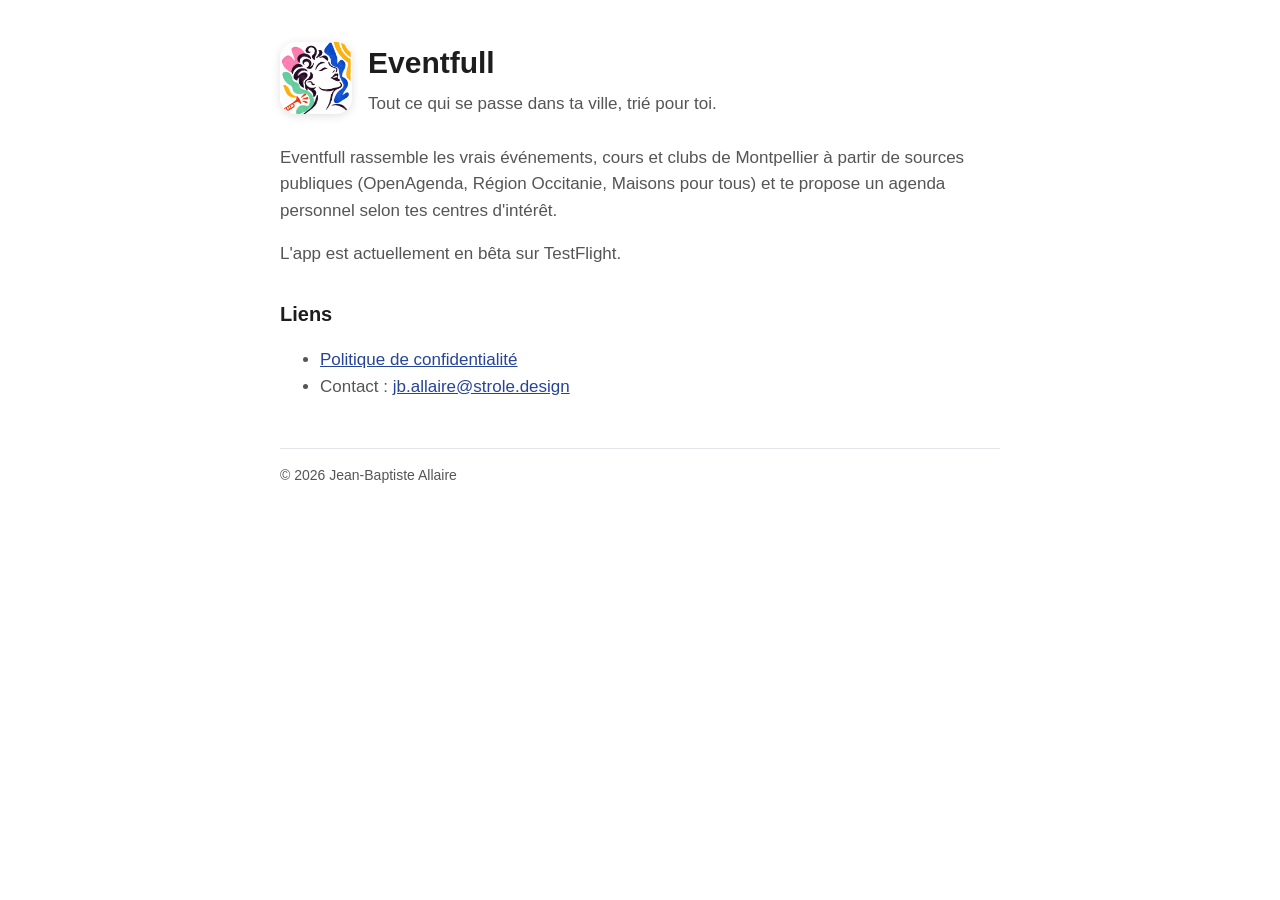
<file: index.html>
<!doctype html><html lang="fr"><head><meta charset="utf-8"><meta name="viewport" content="width=device-width,initial-scale=1">
<title>Eventfull</title><link rel="icon" href="logo.png"><link rel="stylesheet" href="style.css"></head><body><main>
<header><img src="logo.png" alt="Logo Eventfull"><div><h1>Eventfull</h1><p style="margin:4px 0 0">Tout ce qui se passe dans ta ville, trié pour toi.</p></div></header>
<p>Eventfull rassemble les vrais événements, cours et clubs de Montpellier à partir de sources publiques (OpenAgenda, Région Occitanie, Maisons pour tous) et te propose un agenda personnel selon tes centres d'intérêt.</p>
<p>L'app est actuellement en bêta sur TestFlight.</p>
<h2>Liens</h2><ul><li><a href="privacy.html">Politique de confidentialité</a></li><li>Contact : <a href="mailto:jb.allaire@strole.design">jb.allaire@strole.design</a></li></ul>
<footer>© 2026 Jean-Baptiste Allaire</footer></main></body></html>
</file>
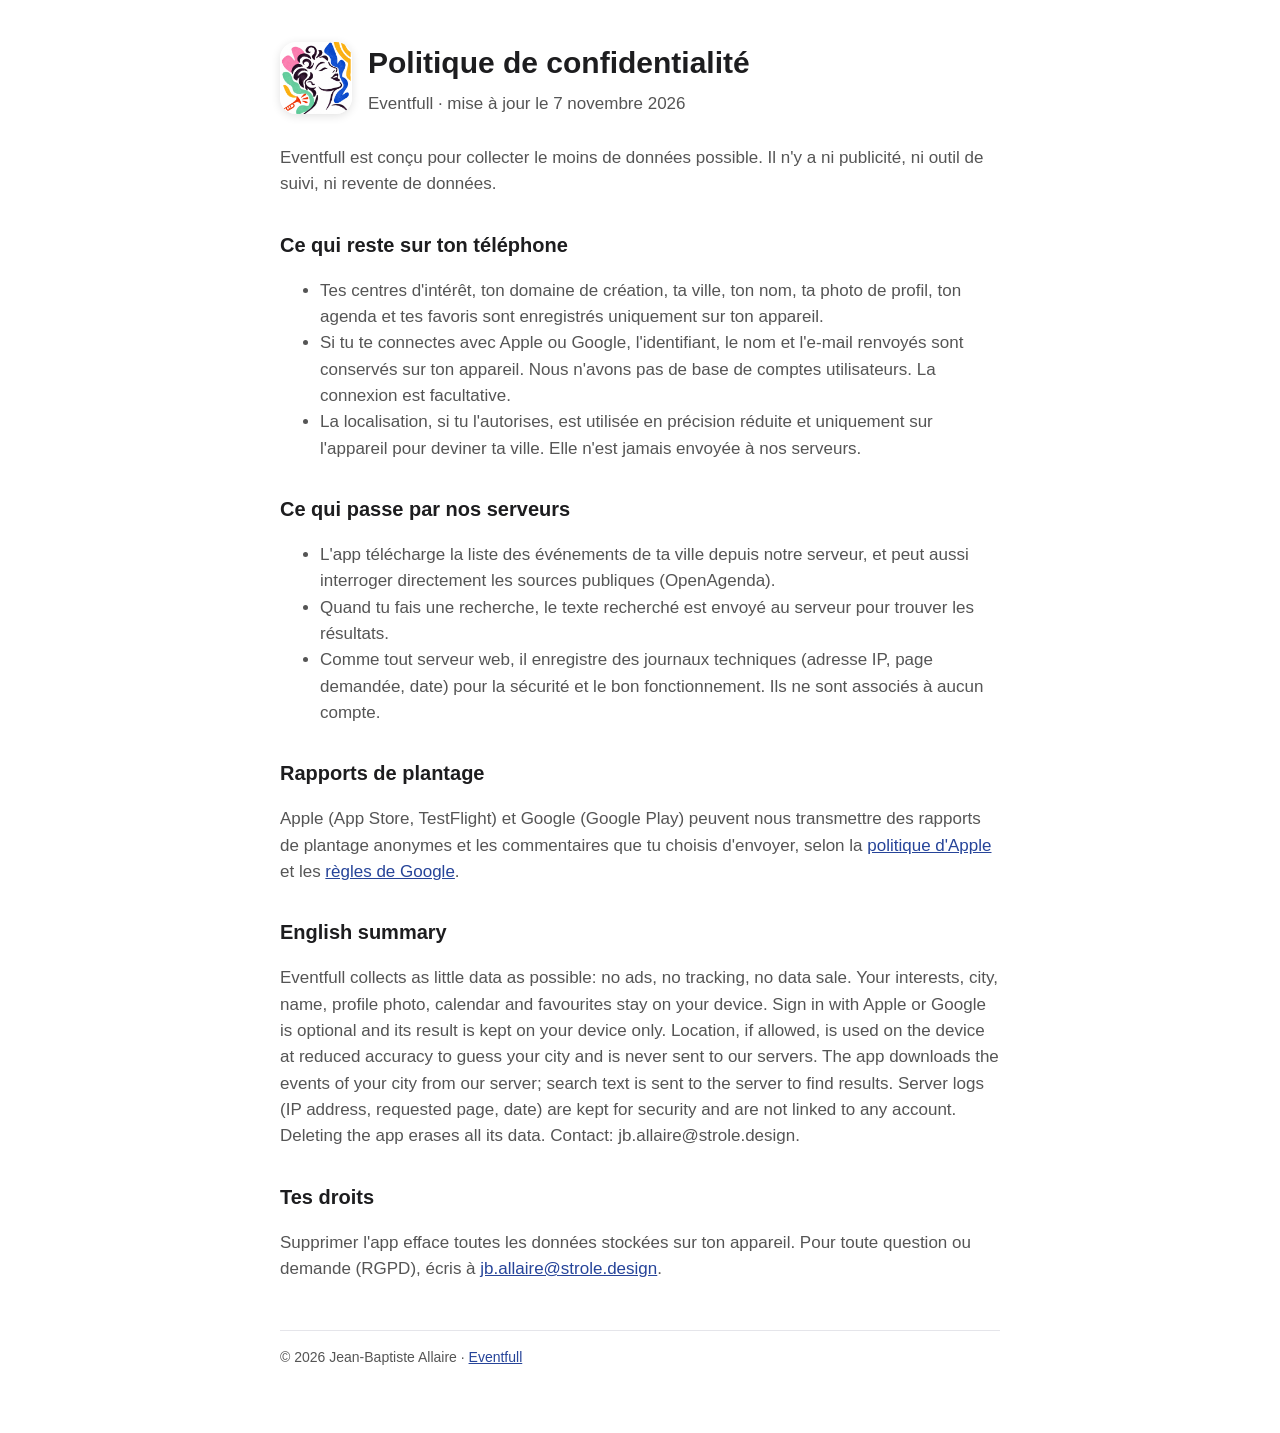
<file: privacy.html>
<!doctype html><html lang="fr"><head><meta charset="utf-8"><meta name="viewport" content="width=device-width,initial-scale=1">
<title>Confidentialité Eventfull</title><link rel="icon" href="logo.png"><link rel="stylesheet" href="style.css"></head><body><main>
<header><img src="logo.png" alt="Logo Eventfull"><div><h1>Politique de confidentialité</h1><p style="margin:4px 0 0">Eventfull · mise à jour le 7 novembre 2026</p></div></header>
<p>Eventfull est conçu pour collecter le moins de données possible. Il n'y a ni publicité, ni outil de suivi, ni revente de données.</p>
<h2>Ce qui reste sur ton téléphone</h2>
<ul><li>Tes centres d'intérêt, ton domaine de création, ta ville, ton nom, ta photo de profil, ton agenda et tes favoris sont enregistrés uniquement sur ton appareil.</li>
<li>Si tu te connectes avec Apple ou Google, l'identifiant, le nom et l'e-mail renvoyés sont conservés sur ton appareil. Nous n'avons pas de base de comptes utilisateurs. La connexion est facultative.</li>
<li>La localisation, si tu l'autorises, est utilisée en précision réduite et uniquement sur l'appareil pour deviner ta ville. Elle n'est jamais envoyée à nos serveurs.</li></ul>
<h2>Ce qui passe par nos serveurs</h2>
<ul><li>L'app télécharge la liste des événements de ta ville depuis notre serveur, et peut aussi interroger directement les sources publiques (OpenAgenda).</li>
<li>Quand tu fais une recherche, le texte recherché est envoyé au serveur pour trouver les résultats.</li>
<li>Comme tout serveur web, il enregistre des journaux techniques (adresse IP, page demandée, date) pour la sécurité et le bon fonctionnement. Ils ne sont associés à aucun compte.</li></ul>
<h2>Rapports de plantage</h2>
<p>Apple (App Store, TestFlight) et Google (Google Play) peuvent nous transmettre des rapports de plantage anonymes et les commentaires que tu choisis d'envoyer, selon la <a href="https://www.apple.com/legal/privacy/">politique d'Apple</a> et les <a href="https://policies.google.com/privacy">règles de Google</a>.</p>
<h2>English summary</h2>
<p>Eventfull collects as little data as possible: no ads, no tracking, no data sale. Your interests, city, name, profile photo, calendar and favourites stay on your device. Sign in with Apple or Google is optional and its result is kept on your device only. Location, if allowed, is used on the device at reduced accuracy to guess your city and is never sent to our servers. The app downloads the events of your city from our server; search text is sent to the server to find results. Server logs (IP address, requested page, date) are kept for security and are not linked to any account. Deleting the app erases all its data. Contact: jb.allaire@strole.design.</p>
<h2>Tes droits</h2>
<p>Supprimer l'app efface toutes les données stockées sur ton appareil. Pour toute question ou demande (RGPD), écris à <a href="mailto:jb.allaire@strole.design">jb.allaire@strole.design</a>.</p>
<footer>© 2026 Jean-Baptiste Allaire · <a href="index.html">Eventfull</a></footer></main></body></html>
</file>
<file: style.css>
:root{--ink:#1d1d1f;--ink2:#555;--bg:#fff;--blue:#264499;--line:#e5e5ea}
@media (prefers-color-scheme:dark){:root{--ink:#f5f5f7;--ink2:#aaa;--bg:#111;--line:#333;--blue:#8fa8f0}}
body{margin:0;background:var(--bg);color:var(--ink);font:17px/1.55 -apple-system,BlinkMacSystemFont,"Segoe UI",sans-serif}
main{max-width:720px;margin:0 auto;padding:40px 16px 64px}
header{display:flex;align-items:center;gap:16px;margin-bottom:28px}
header img{width:72px;height:72px;border-radius:16px;box-shadow:0 2px 10px rgba(0,0,0,.12)}
h1{font-size:30px;margin:0}h2{font-size:20px;margin-top:32px}
p,li{color:var(--ink2)}a{color:var(--blue)}
footer{margin-top:48px;border-top:1px solid var(--line);padding-top:16px;font-size:14px;color:var(--ink2)}
</file>
